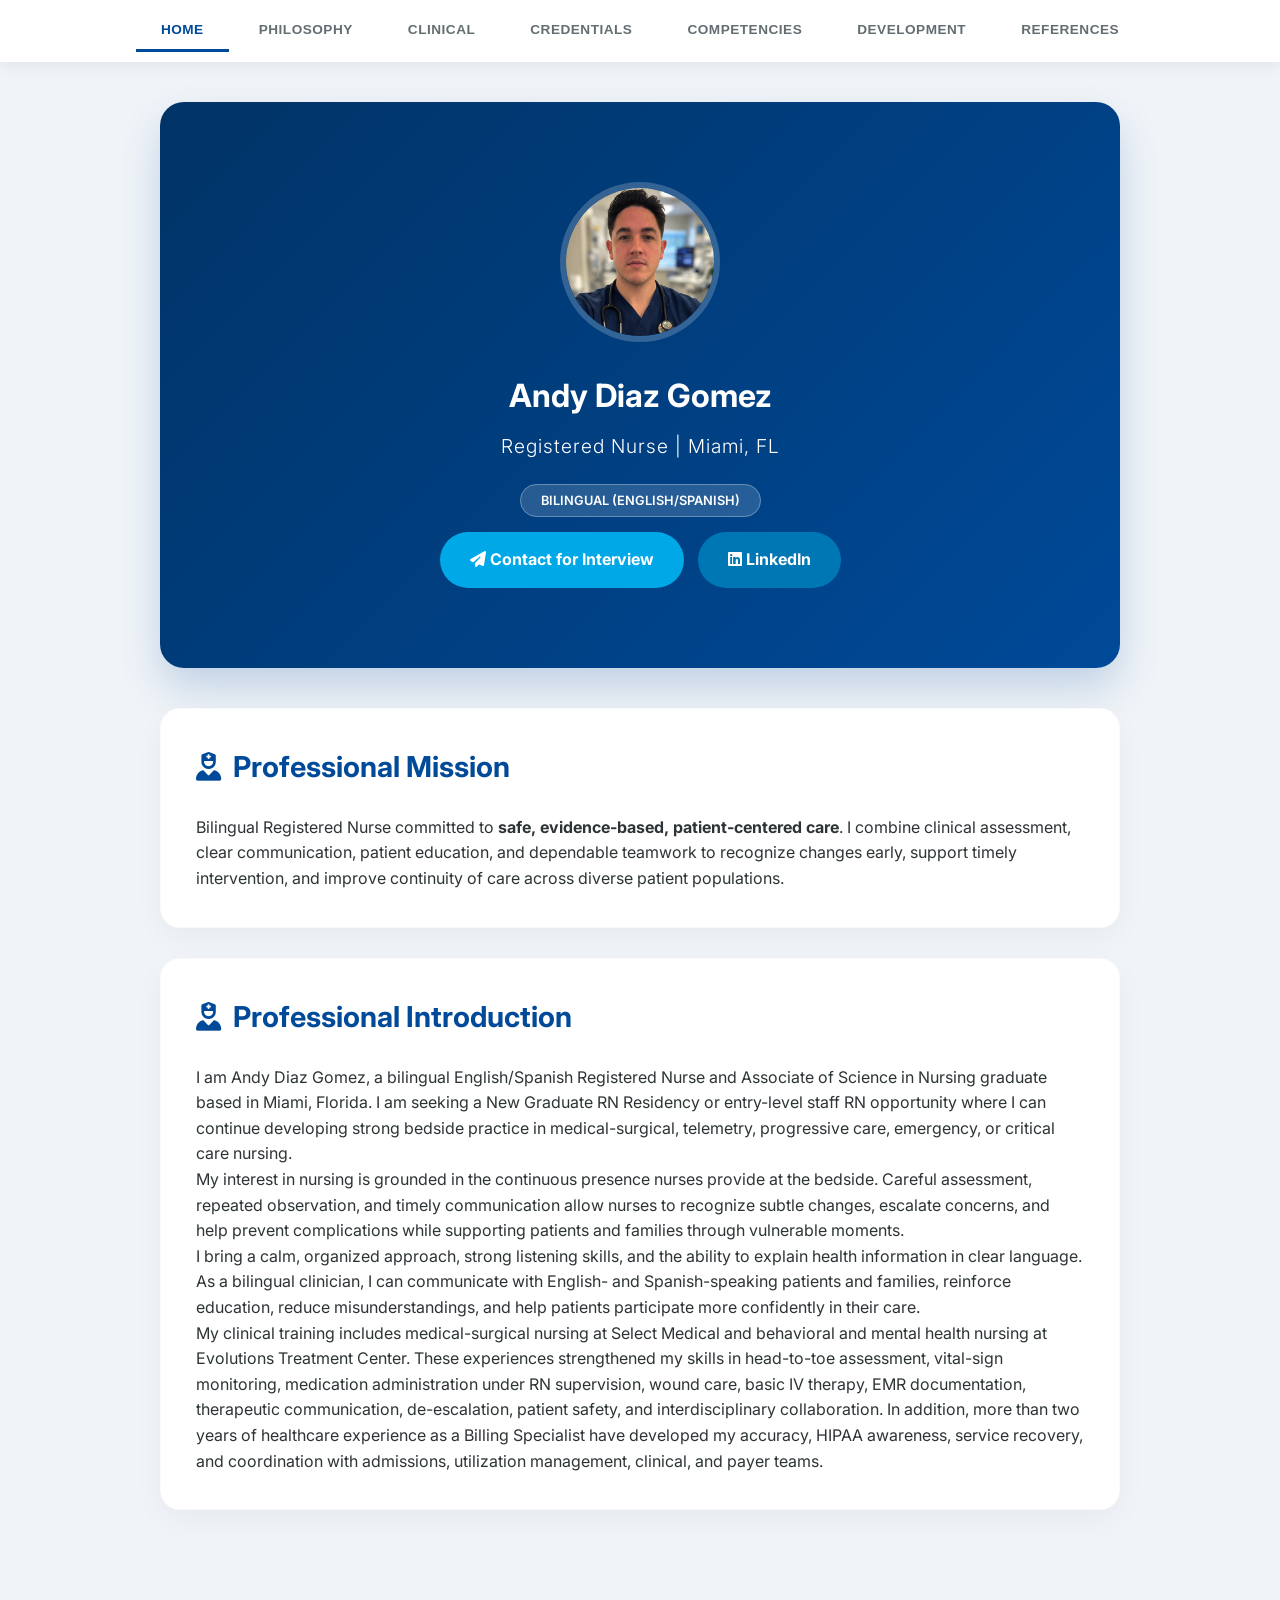
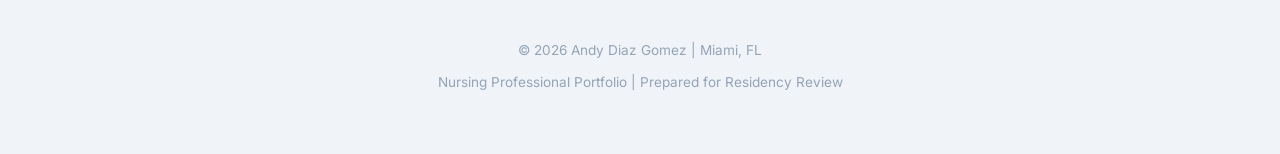
<file: index.html>
<!DOCTYPE html>
<html lang="en">
<head>
  <meta charset="UTF-8" />
  <meta name="viewport" content="width=device-width, initial-scale=1.0" />
  <meta name="description" content="Professional nursing portfolio for Andy Diaz Gomez, RN in Miami, FL, seeking a paid new‑grad residency in med–surg, PCU, mother–baby/postpartum, pediatrics or NICU. Featuring clinical experience, competencies, credentials, and bilingual English/Spanish support." />
  <title>Andy Diaz Gomez | RN Portfolio</title>

  <link href="https://fonts.googleapis.com/css2?family=Inter:wght@300;400;500;600;700&display=swap" rel="stylesheet" />
  <link href="https://cdnjs.cloudflare.com/ajax/libs/font-awesome/6.4.0/css/all.min.css" rel="stylesheet" />
  <link rel="stylesheet" href="assets/css/style.css" />
</head>
<body>
  <nav aria-label="Portfolio Sections">
    <div class="nav-container" role="tablist" aria-label="Portfolio Tabs">
      <button type="button" class="tab-btn active" onclick="showPage(event, 'home')" role="tab" aria-selected="true" aria-controls="home">HOME</button>
      <button type="button" class="tab-btn" onclick="showPage(event, 'about')" role="tab" aria-selected="false" aria-controls="about">PHILOSOPHY</button>
      <button type="button" class="tab-btn" onclick="showPage(event, 'experience')" role="tab" aria-selected="false" aria-controls="experience">CLINICAL</button>
      <button type="button" class="tab-btn" onclick="showPage(event, 'vault')" role="tab" aria-selected="false" aria-controls="vault">CREDENTIALS</button>
      <button type="button" class="tab-btn" onclick="showPage(event, 'competencies')" role="tab" aria-selected="false" aria-controls="competencies">COMPETENCIES</button>
      <button type="button" class="tab-btn" onclick="showPage(event, 'development')" role="tab" aria-selected="false" aria-controls="development">DEVELOPMENT</button>
      <button type="button" class="tab-btn" onclick="showPage(event, 'references')" role="tab" aria-selected="false" aria-controls="references">REFERENCES</button>
    </div>
  </nav>

  <main>
    <!-- HOME PAGE -->
    <div id="home" class="page active">
      <div class="hero">
        <img src="assets/images/profile.jpg" alt="Andy Diaz Gomez" class="profile-img" onerror="this.src='assets/images/profile.jpg'">
        <h1>Andy Diaz Gomez</h1>
        <p style="font-size: 1.2rem; font-weight: 300; letter-spacing: 1px; margin-top: 10px;">Registered Nurse | Miami, FL</p>
        <div style="margin-top:25px;">
          <span style="background:rgba(255,255,255,0.15); padding:8px 20px; border-radius:50px; font-size:0.8rem; font-weight: 600; border: 1px solid rgba(255,255,255,0.3);">BILINGUAL (ENGLISH/SPANISH)</span>
        </div>

        <a href="mailto:workand999@gmail.com" class="btn-contact"><i class="fas fa-paper-plane"></i> Contact for Interview</a>
        <a href="https://www.linkedin.com/in/andy-diaz-gomez-4375a0291" target="_blank" rel="noopener noreferrer" class="btn-contact" style="background:#0077B5; margin-left:10px;">
          <i class="fab fa-linkedin"></i> LinkedIn
        </a>
      </div>

      <div class="card">
        <h2><i class="fas fa-user-nurse"></i> Professional Mission</h2>
        <p>Bilingual Registered Nurse committed to <strong>safe, evidence-based, patient-centered care</strong>. I combine clinical assessment, clear communication, patient education, and dependable teamwork to recognize changes early, support timely intervention, and improve continuity of care across diverse patient populations.</p>
      </div>

      <div class="card">
        <h2><i class="fas fa-user-nurse"></i> Professional Introduction</h2>
        <p>I am Andy Diaz Gomez, a bilingual English/Spanish Registered Nurse and Associate of Science in Nursing graduate based in Miami, Florida. I am seeking a New Graduate RN Residency or entry-level staff RN opportunity where I can continue developing strong bedside practice in medical-surgical, telemetry, progressive care, emergency, or critical care nursing.

</p>
        <p>My interest in nursing is grounded in the continuous presence nurses provide at the bedside. Careful assessment, repeated observation, and timely communication allow nurses to recognize subtle changes, escalate concerns, and help prevent complications while supporting patients and families through vulnerable moments.

</p>
        <p>I bring a calm, organized approach, strong listening skills, and the ability to explain health information in clear language. As a bilingual clinician, I can communicate with English- and Spanish-speaking patients and families, reinforce education, reduce misunderstandings, and help patients participate more confidently in their care.

</p>
        <p>My clinical training includes medical-surgical nursing at Select Medical and behavioral and mental health nursing at Evolutions Treatment Center. These experiences strengthened my skills in head-to-toe assessment, vital-sign monitoring, medication administration under RN supervision, wound care, basic IV therapy, EMR documentation, therapeutic communication, de-escalation, patient safety, and interdisciplinary collaboration. In addition, more than two years of healthcare experience as a Billing Specialist have developed my accuracy, HIPAA awareness, service recovery, and coordination with admissions, utilization management, clinical, and payer teams.

</p>
      </div>
    </div>

    <!-- PHILOSOPHY PAGE -->
    <div id="about" class="page">
      <div class="card">
        <h2><i class="fas fa-book-medical"></i> Nursing Philosophy</h2>
        <div class="philosophy-text">
          <p>Nursing is the disciplined use of evidence, clinical judgment, compassion, and advocacy to protect human dignity and help people heal, adapt, and make informed decisions about their health. As a bilingual Registered Nurse, I have seen how understanding improves trust, participation, and safety. Patients should receive explanations in language that is clear, respectful, and appropriate to their needs.

</p>
          <p>Because nurses spend sustained time with patients, they are often in the best position to recognize changes in condition. I view nursing as a continuous process of assessment, prioritization, intervention, reassessment, documentation, and communication. Early recognition and prompt escalation are essential parts of safe practice.

</p>
        </div>
        <div>
          <p>My core values are respect, equity, integrity, accountability, and service. Respect means listening without assumptions and adapting communication to each patient's culture, language, preferences, and level of health literacy. Equity means recognizing barriers such as cost, stigma, language, and access to care. Integrity and accountability require honest documentation, awareness of scope and limitations, and prompt communication when help or escalation is needed. My goal is to become the nurse patients trust and the team can depend on.

</p>
        </div>

        <a href="https://drive.google.com/file/d/1WCqY6Rwzte8h-_3qbNkMJ8na7n39YHno/view?usp=sharing" target="_blank" rel="noopener noreferrer" class="doc-link">
          <i class="fas fa-file-pdf"></i> View Original APA Research Paper
          <span class="status">PDF</span>
        </a>
      </div>
    </div>

    <!-- CLINICAL PAGE -->
    <div id="experience" class="page">
      <h2><i class="fas fa-stethoscope"></i> Clinical Background</h2>

      <div class="card">
        <h3 style="color: var(--primary);">Select Medical (Med-Surg)</h3>
        <p>Medical-surgical clinical training focused on head-to-toe assessment, vital-sign monitoring, medication administration under RN supervision, wound care, basic IV therapy, mobility and hygiene support, patient safety, EMR documentation, and communication of changes in adult patient condition.

</p>
      </div>

      <div class="card">
        <h3 style="color: var(--primary);">Evolutions Treatment Center (Behavioral Health)</h3>
        <p>Behavioral and mental health clinical training focused on therapeutic communication, de-escalation, behavioral observation, safety monitoring, group activities, individualized care planning, professional boundaries, confidentiality, and timely reporting to the interdisciplinary team.</p>
      </div>

      <div class="card">
        <h2><i class="fas fa-check-circle"></i> Core Competencies</h2>
        <div class="skills-grid">
          <div class="skill-item">EHR Documentation</div>
          <div class="skill-item">Patient & Family Education</div>
          <div class="skill-item">Wound Care & Asepsis</div>
          <div class="skill-item">Vital Sign Interpretation</div>
          <div class="skill-item">Crisis De-escalation</div>
          <div class="skill-item">Bilingual Patient Support</div>
          <div class="skill-item">SBAR Communication</div>
        </div>
      </div>
    </div>

    <!-- CREDENTIAL VAULT -->
    <div id="vault" class="page">
      <h2><i class="fas fa-shield-alt"></i> Credential Vault</h2>

      <div class="card">
        <p style="margin-bottom: 20px; font-weight: 500;">Select a credential to view or download.</p>

        <a href="https://drive.google.com/file/d/1sbPuMrBMW-2mG4N5bdZ1eYf70aQ-sDAS/view?usp=sharing" target="_blank" rel="noopener noreferrer" class="doc-link">
          <i class="fas fa-file-pdf"></i> Professional Resume
          <span class="status">PDF</span>
        </a>

        <a href="https://drive.google.com/file/d/1Mx9JIY98EPx5FwbTZl3dK--R6S5MCjhC/view?usp=sharing" target="_blank" rel="noopener noreferrer" class="doc-link">
          <i class="fas fa-certificate"></i> BLS Provider Certification (AHA)
          <span class="status">PDF</span>
        </a>

        <a href="https://drive.google.com/file/d/12w1cZ7ah9UHoz4QOiUraiyCS5iPcIsfD/view?usp=sharing" target="_blank" rel="noopener noreferrer" class="doc-link">
          <i class="fas fa-file-medical"></i> Billing &amp; Coding Specialist (CBCS)
          <span class="status">PDF</span>
        </a>

        <a href="https://drive.google.com/file/d/1LrYvLFDgM7yeEI_boUL5L-wQwexoHGee/view?usp=sharing" target="_blank" rel="noopener noreferrer" class="doc-link">
          <i class="fas fa-envelope-open-text"></i> Professional Cover Letter
          <span class="status">PDF</span>
        </a>
      </div>

      <div class="card">
        <h3 style="margin-bottom:15px;">Live Resume Preview</h3>
        <iframe src="https://drive.google.com/file/d/1sbPuMrBMW-2mG4N5bdZ1eYf70aQ-sDAS/view?usp=sharing" class="pdf-container" title="Resume preview"></iframe>
        <div style="margin-top:15px; text-align: center;">
          <a href="https://drive.google.com/file/d/113rqbjSKGa-n2gSeCiSC32F6c4qBl5Gc/view?usp=sharing" download style="color: var(--secondary); text-decoration: none; font-size: 0.9rem; font-weight: 600;">
            <i class="fas fa-download"></i> Problem viewing? Click to download.
          </a>
        </div>
      </div>
    </div>

    <!-- COMPETENCIES PAGE -->
    <div id="competencies" class="page">
      <h2><i class="fas fa-clipboard-list"></i> Competencies</h2>

      <div class="card">
        <h3>Nursing Skills Checklist</h3>
        <a href="https://drive.google.com/file/d/1ahiBIQZSEHqXZIn5Cuix_JS2maWxfmjP/view?usp=sharing" target="_blank" rel="noopener noreferrer" class="doc-link">
          <i class="fas fa-file-pdf"></i> Nursing Skills Checklist
          <span class="status">PDF</span>
        </a>
      </div>

      <div class="card">
        <h3>Laboratory Competency Evaluation</h3>
        <a href="https://drive.google.com/file/d/16gTNn7Rqh-08OgXHuysMUCKLiC-pfYCl/view?usp=sharing" target="_blank" rel="noopener noreferrer" class="doc-link">
          <i class="fas fa-file-pdf"></i> View Lab Competency Evaluation (Combined)
          <span class="status">PDF</span>
        </a>
        <p style="margin-top:10px; color:#475569;">
          The combined evaluation includes laboratory and academic competency documentation in health assessment, pediatrics, maternal-newborn nursing, and pharmacology.
        </p>
      </div>

      <div class="card">
        <h3>Service-Learning Reflection</h3>
        <a href="https://drive.google.com/file/d/1q-Kh2e38CtBhRrS-zIFnTbo9fStkv3wS/view?usp=sharing" target="_blank" rel="noopener noreferrer" class="doc-link">
          <i class="fas fa-file-pdf"></i> Service-Learning Rotation / Reflection
          <span class="status">PDF</span>
        </a>
      </div>
    </div>

    <!-- DEVELOPMENT PAGE -->
    <div id="development" class="page">
      <h2><i class="fas fa-chart-line"></i> Professional Development</h2>

      <div class="card">
        <h3>Continuing Education & Career Goals</h3>
        <p>My immediate goal is to transition successfully from student to professional nurse through a structured New Graduate RN Residency or supportive entry-level staff RN position. I am seeking an environment with strong preceptorship, progressive responsibility, evidence-based education, simulation, and regular feedback.</p>
        <p>My current interests include medical-surgical, telemetry, progressive care, emergency, and critical care nursing. I remain open to the specialty in which my assessment skills, composure, communication, and commitment to patient safety can contribute most effectively while I build a strong bedside foundation.</p>
        <p>Long term, I plan to complete a Bachelor of Science in Nursing and continue advancing through specialty education and professional certification. My career development will be guided by clinical competence, lifelong learning, accountability, and service rather than by title alone.</p>
      </div>
    </div>

    <!-- REFERENCES PAGE -->
    <div id="references" class="page">
      <h2><i class="fas fa-user-friends"></i> References</h2>

      <div class="card">
        <h3>Letter of Reference</h3>
        <a href="https://drive.google.com/file/d/1j_mUIHZUdms0KV474abQt9MWbdMNyg5A/view?usp=sharing" target="_blank" rel="noopener noreferrer" class="doc-link">
          <i class="fas fa-file-pdf"></i> Letter of Reference
          <span class="status">PDF</span>
        </a>
      </div>
    </div>
  </main>

  <footer>
    <p>&copy; <span id="current-year">2026</span> Andy Diaz Gomez | Miami, FL</p>
    <p style="margin-top:10px;">Nursing Professional Portfolio | Prepared for Residency Review</p>
  </footer>

  <script src="assets/js/main.js"></script>
</body>
</html>
</file>
<file: assets/css/style.css>
:root { --primary: #004a99; --secondary: #00a8e8; --bg: #f0f4f8; --white: #ffffff; --text: #2d3436; --accent: #00d2ff; }
* { margin: 0; padding: 0; box-sizing: border-box; }
body { font-family: 'Inter', sans-serif; background: var(--bg); color: var(--text); line-height: 1.6; }

nav { position: sticky; top: 0; background: rgba(255, 255, 255, 0.95); backdrop-filter: blur(10px); box-shadow: 0 2px 15px rgba(0,0,0,0.08); z-index: 1000; }
.nav-container { max-width: 1100px; margin: auto; display: flex; justify-content: center; gap: 5px; padding: 10px; }
.tab-btn {
  padding: 12px 25px; border: none; background: none; font-weight: 600; cursor: pointer; color: #636e72;
  border-bottom: 3px solid transparent; transition: 0.3s; font-size: 0.85rem; letter-spacing: 0.5px;
}
.tab-btn.active { color: var(--primary); border-bottom: 3px solid var(--primary); }
.tab-btn:hover { color: var(--primary); background: rgba(0,74,153,0.05); border-radius: 8px 8px 0 0; }

.page { display: none; padding: 40px 20px; max-width: 1000px; margin: auto; animation: slideUp 0.4s ease-out; }
.page.active { display: block; }
@keyframes slideUp { from { opacity: 0; transform: translateY(20px); } to { opacity: 1; transform: translateY(0); } }

.card { background: var(--white); padding: 35px; border-radius: 20px; box-shadow: 0 10px 30px rgba(0,0,0,0.04); margin-bottom: 30px; border: 1px solid rgba(0,0,0,0.02); }
.hero { text-align: center; padding: 80px 20px; background: linear-gradient(135deg, #003366 0%, #004a99 100%); color: white; border-radius: 24px; margin-bottom: 40px; box-shadow: 0 20px 40px rgba(0,74,153,0.2); }
.profile-img { width: 160px; height: 160px; border-radius: 50%; border: 6px solid rgba(255,255,255,0.2); object-fit: cover; margin-bottom: 20px; }

.pdf-container { width: 100%; height: 700px; border: none; border-radius: 12px; background: #eee; }
.doc-link { display: flex; align-items: center; gap: 12px; padding: 18px; background: #f8fafc; border: 1px solid #e2e8f0; border-radius: 12px; text-decoration: none; color: var(--primary); font-weight: 600; margin-bottom: 12px; transition: 0.2s; }
.doc-link:hover { transform: translateX(5px); border-color: var(--secondary); background: #f0f9ff; }

/* If a file is missing, we disable the button so nothing "breaks" */
.doc-link.disabled { opacity: 0.55; pointer-events: none; cursor: not-allowed; }
.doc-link .status { margin-left: auto; font-size: 0.8rem; font-weight: 700; color: #64748b; }

h2 { color: var(--primary); margin-bottom: 25px; font-weight: 700; font-size: 1.8rem; display: flex; align-items: center; gap: 12px; }
h3 { color: var(--text); margin-bottom: 10px; font-size: 1.2rem; }

.skills-grid { display: grid; grid-template-columns: repeat(auto-fit, minmax(180px, 1fr)); gap: 12px; }
.skill-item { background: #f1f5f9; padding: 12px; border-radius: 10px; font-size: 0.85rem; font-weight: 600; color: #475569; border-left: 4px solid var(--secondary); }

.philosophy-text p { margin-bottom: 20px; font-size: 1.05rem; color: #444; line-height: 1.8; text-align: justify; }
.highlight { color: var(--primary); font-weight: 600; }

.btn-contact { background: var(--secondary); color: white; padding: 15px 30px; border-radius: 50px; text-decoration: none; font-weight: 700; display: inline-block; margin-top: 20px; transition: 0.3s; }
.btn-contact:hover { background: var(--primary); transform: scale(1.05); }

footer { text-align: center; padding: 60px 20px; color: #94a3b8; font-size: 0.85rem; }

/* Media queries for mobile */
@media (max-width: 768px) {
  .nav-container {
    overflow-x: auto;
    -webkit-overflow-scrolling: touch;
    justify-content: flex-start;
    padding: 10px 12px;
    gap: 6px;
  }
  .nav-container::-webkit-scrollbar { display: none; }

  .tab-btn {
    flex: 0 0 auto;
    white-space: nowrap;
    padding: 10px 14px;
    font-size: 0.8rem;
  }

  .page { padding: 22px 12px; }
  .card { padding: 18px; border-radius: 16px; }

  .hero { padding: 42px 14px; border-radius: 18px; }
  .profile-img { width: 120px; height: 120px; }

  .hero h1 { font-size: 1.8rem; }
  .hero p { font-size: 1rem !important; }

  .btn-contact { width: 100%; text-align: center; }
  .btn-contact[style*="margin-left"] { margin-left: 0 !important; }

  .pdf-container { height: 65vh; }
}
</file>
